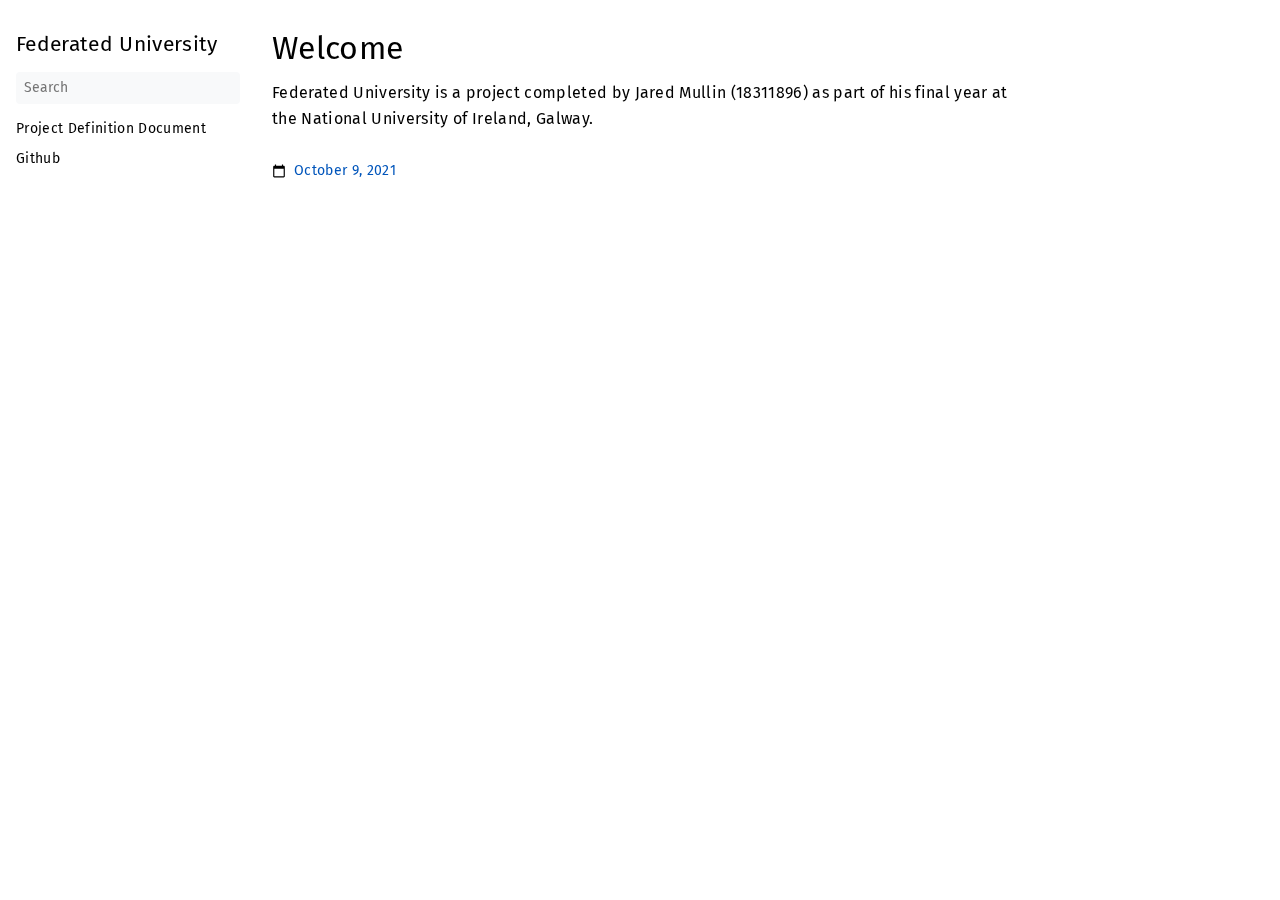
<file: index.html>
<!doctype html><html lang=en dir=ltr>
<head>
<meta name=generator content="Hugo 0.88.1">
<meta charset=utf-8>
<meta name=viewport content="width=device-width,initial-scale=1">
<meta name=description content="Welcome #  Federated University is a project completed by Jared Mullin (18311896) as part of his final year at the National University of Ireland, Galway.">
<meta name=theme-color content="#FFFFFF">
<meta name=color-scheme content="light dark"><meta property="og:title" content="Introduction">
<meta property="og:description" content>
<meta property="og:type" content="website">
<meta property="og:url" content="https://federateduniversity.lophi.dev/">
<title>Introduction | Federated University</title>
<link rel=manifest href=/manifest.json>
<link rel=icon href=/favicon.png type=image/x-icon>
<link rel=stylesheet href=/book.min.ebac6c7f4d434960f18d02bb7c91c2db9be6b80225eea96c96f4cc9229e5f3da.css integrity="sha256-66xsf01DSWDxjQK7fJHC25vmuAIl7qlslvTMkinl89o=" crossorigin=anonymous>
<script defer src=/flexsearch.min.js></script>
<script defer src=/en.search.min.124fb1a19b3b7936e82e9ffdfb605d1c176e5103092a6c847993d4501a7a4c6e.js integrity="sha256-Ek+xoZs7eTboLp/9+2BdHBduUQMJKmyEeZPUUBp6TG4=" crossorigin=anonymous></script>
<link rel=alternate type=application/rss+xml href=https://federateduniversity.lophi.dev/index.xml title="Federated University">
</head>
<body dir=ltr>
<input type=checkbox class="hidden toggle" id=menu-control>
<input type=checkbox class="hidden toggle" id=toc-control>
<main class="container flex">
<aside class=book-menu>
<div class=book-menu-content>
<nav>
<h2 class=book-brand>
<a class="flex align-center" href=/><span>Federated University</span>
</a>
</h2>
<div class=book-search>
<input type=text id=book-search-input placeholder=Search aria-label=Search maxlength=64 data-hotkeys=s/>
<div class="book-search-spinner hidden"></div>
<ul id=book-search-results></ul>
</div>
<ul>
<li>
<a href=https://federateduniversity.lophi.dev/docs/project-definition-doc/>Project Definition Document</a>
</li>
</ul>
<ul>
<li>
<a href=https://github.com/FederatedUniversity/FederatedUniversity.github.io target=_blank rel=noopener>
Github
</a>
</li>
</ul>
</nav>
<script>(function(){var a=document.querySelector("aside .book-menu-content");addEventListener("beforeunload",function(b){localStorage.setItem("menu.scrollTop",a.scrollTop)}),a.scrollTop=localStorage.getItem("menu.scrollTop")})()</script>
</div>
</aside>
<div class=book-page>
<header class=book-header>
<div class="flex align-center justify-between">
<label for=menu-control>
<img src=/svg/menu.svg class=book-icon alt=Menu>
</label>
<strong>Introduction</strong>
<label for=toc-control>
<img src=/svg/toc.svg class=book-icon alt="Table of Contents">
</label>
</div>
<aside class="hidden clearfix">
<nav id=TableOfContents></nav>
</aside>
</header>
<article class=markdown><h1 id=welcome>
Welcome
<a class=anchor href=#welcome>#</a>
</h1>
<p>Federated University is a project completed by Jared Mullin (18311896) as part of his final year at the National University of Ireland, Galway.</p>
</article>
<footer class=book-footer>
<div class="flex flex-wrap justify-between">
<div><a class="flex align-center" href=https://github.com/FederatedUniversity/FederatedUniversity.github.io/commit/56c389ffc521822831f63f5d78dc14cdd3c2e971 title="Last modified by Jared Mullin | October 9, 2021" target=_blank rel=noopener>
<img src=/svg/calendar.svg class=book-icon alt=Calendar>
<span>October 9, 2021</span>
</a>
</div>
</div>
<script>(function(){function a(c){const a=window.getSelection(),b=document.createRange();b.selectNodeContents(c),a.removeAllRanges(),a.addRange(b)}document.querySelectorAll("pre code").forEach(b=>{b.addEventListener("click",function(c){a(b.parentElement),navigator.clipboard&&navigator.clipboard.writeText(b.parentElement.textContent)})})})()</script>
</footer>
<div class=book-comments>
</div>
<label for=menu-control class="hidden book-menu-overlay"></label>
</div>
<aside class=book-toc>
<div class=book-toc-content>
<nav id=TableOfContents></nav>
</div>
</aside>
</main>
</body>
</html>
</file>
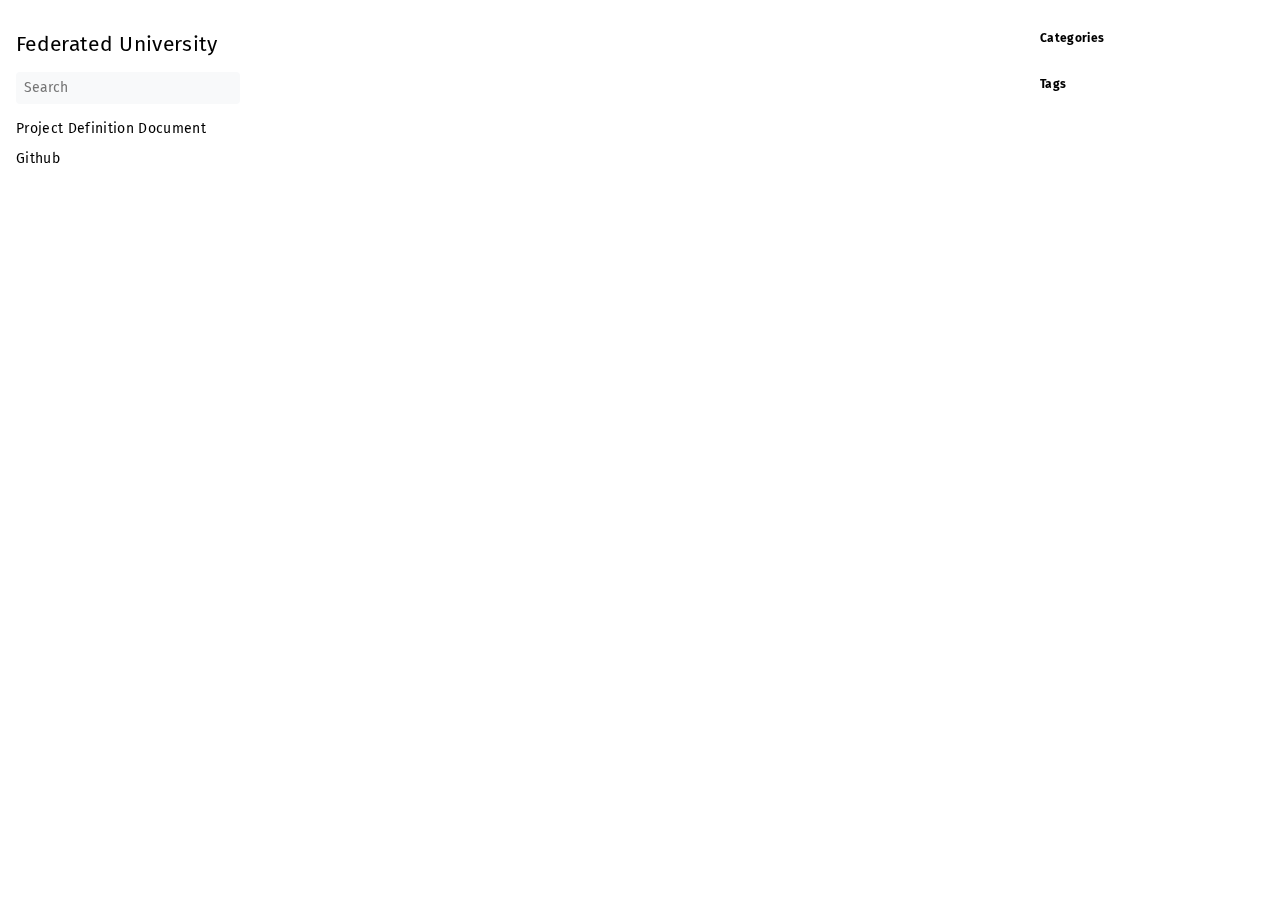
<file: categories/index.html>
<!doctype html><html lang=en dir=ltr>
<head>
<meta charset=utf-8>
<meta name=viewport content="width=device-width,initial-scale=1">
<meta name=description content>
<meta name=theme-color content="#FFFFFF">
<meta name=color-scheme content="light dark"><meta property="og:title" content="Categories">
<meta property="og:description" content>
<meta property="og:type" content="website">
<meta property="og:url" content="https://federateduniversity.lophi.dev/categories/">
<title>Categories | Federated University</title>
<link rel=manifest href=/manifest.json>
<link rel=icon href=/favicon.png type=image/x-icon>
<link rel=stylesheet href=/book.min.ebac6c7f4d434960f18d02bb7c91c2db9be6b80225eea96c96f4cc9229e5f3da.css integrity="sha256-66xsf01DSWDxjQK7fJHC25vmuAIl7qlslvTMkinl89o=" crossorigin=anonymous>
<script defer src=/flexsearch.min.js></script>
<script defer src=/en.search.min.124fb1a19b3b7936e82e9ffdfb605d1c176e5103092a6c847993d4501a7a4c6e.js integrity="sha256-Ek+xoZs7eTboLp/9+2BdHBduUQMJKmyEeZPUUBp6TG4=" crossorigin=anonymous></script>
<link rel=alternate type=application/rss+xml href=https://federateduniversity.lophi.dev/categories/index.xml title="Federated University">
</head>
<body dir=ltr>
<input type=checkbox class="hidden toggle" id=menu-control>
<input type=checkbox class="hidden toggle" id=toc-control>
<main class="container flex">
<aside class=book-menu>
<div class=book-menu-content>
<nav>
<h2 class=book-brand>
<a class="flex align-center" href=/><span>Federated University</span>
</a>
</h2>
<div class=book-search>
<input type=text id=book-search-input placeholder=Search aria-label=Search maxlength=64 data-hotkeys=s/>
<div class="book-search-spinner hidden"></div>
<ul id=book-search-results></ul>
</div>
<ul>
<li>
<a href=https://federateduniversity.lophi.dev/docs/project-definition-doc/>Project Definition Document</a>
</li>
</ul>
<ul>
<li>
<a href=https://github.com/FederatedUniversity/FederatedUniversity.github.io target=_blank rel=noopener>
Github
</a>
</li>
</ul>
</nav>
<script>(function(){var a=document.querySelector("aside .book-menu-content");addEventListener("beforeunload",function(b){localStorage.setItem("menu.scrollTop",a.scrollTop)}),a.scrollTop=localStorage.getItem("menu.scrollTop")})()</script>
</div>
</aside>
<div class=book-page>
<header class=book-header>
<div class="flex align-center justify-between">
<label for=menu-control>
<img src=/svg/menu.svg class=book-icon alt=Menu>
</label>
<strong>Categories</strong>
<label for=toc-control>
<img src=/svg/toc.svg class=book-icon alt="Table of Contents">
</label>
</div>
<aside class="hidden clearfix">
<nav>
<ul>
<li class=book-section-flat>
<strong>Categories</strong>
<ul>
</ul>
</li>
<li class=book-section-flat>
<strong>Tags</strong>
<ul>
</ul>
</li>
</ul>
</nav>
</aside>
</header>
<footer class=book-footer>
<div class="flex flex-wrap justify-between">
</div>
<script>(function(){function a(c){const a=window.getSelection(),b=document.createRange();b.selectNodeContents(c),a.removeAllRanges(),a.addRange(b)}document.querySelectorAll("pre code").forEach(b=>{b.addEventListener("click",function(c){a(b.parentElement),navigator.clipboard&&navigator.clipboard.writeText(b.parentElement.textContent)})})})()</script>
</footer>
<label for=menu-control class="hidden book-menu-overlay"></label>
</div>
<aside class=book-toc>
<div class=book-toc-content>
<nav>
<ul>
<li class=book-section-flat>
<strong>Categories</strong>
<ul>
</ul>
</li>
<li class=book-section-flat>
<strong>Tags</strong>
<ul>
</ul>
</li>
</ul>
</nav>
</div>
</aside>
</main>
</body>
</html>
</file>
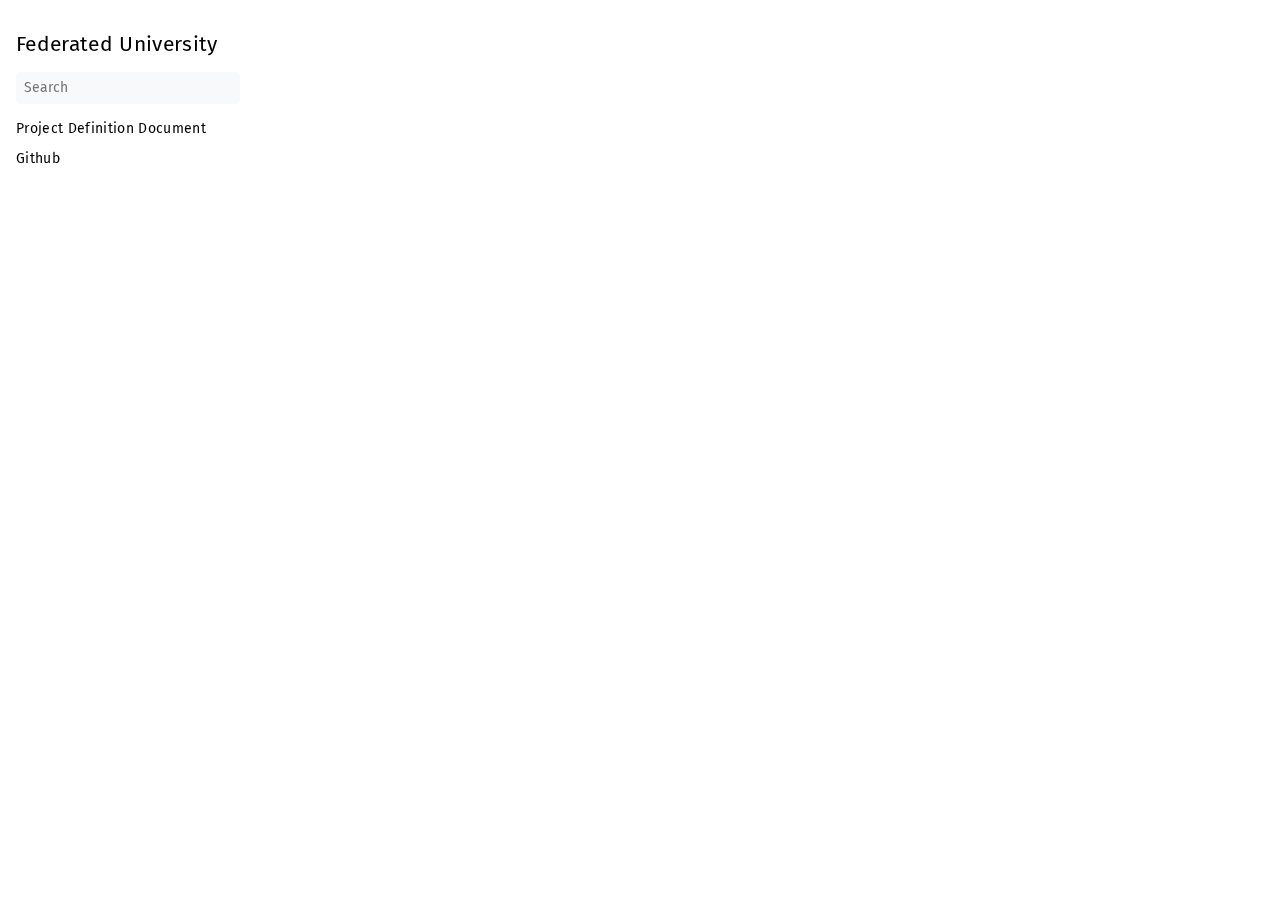
<file: docs/index.html>
<!doctype html><html lang=en dir=ltr>
<head>
<meta charset=utf-8>
<meta name=viewport content="width=device-width,initial-scale=1">
<meta name=description content>
<meta name=theme-color content="#FFFFFF">
<meta name=color-scheme content="light dark"><meta property="og:title" content="Docs">
<meta property="og:description" content>
<meta property="og:type" content="website">
<meta property="og:url" content="https://federateduniversity.lophi.dev/docs/">
<title>Docs | Federated University</title>
<link rel=manifest href=/manifest.json>
<link rel=icon href=/favicon.png type=image/x-icon>
<link rel=stylesheet href=/book.min.ebac6c7f4d434960f18d02bb7c91c2db9be6b80225eea96c96f4cc9229e5f3da.css integrity="sha256-66xsf01DSWDxjQK7fJHC25vmuAIl7qlslvTMkinl89o=" crossorigin=anonymous>
<script defer src=/flexsearch.min.js></script>
<script defer src=/en.search.min.124fb1a19b3b7936e82e9ffdfb605d1c176e5103092a6c847993d4501a7a4c6e.js integrity="sha256-Ek+xoZs7eTboLp/9+2BdHBduUQMJKmyEeZPUUBp6TG4=" crossorigin=anonymous></script>
<link rel=alternate type=application/rss+xml href=https://federateduniversity.lophi.dev/docs/index.xml title="Federated University">
</head>
<body dir=ltr>
<input type=checkbox class="hidden toggle" id=menu-control>
<input type=checkbox class="hidden toggle" id=toc-control>
<main class="container flex">
<aside class=book-menu>
<div class=book-menu-content>
<nav>
<h2 class=book-brand>
<a class="flex align-center" href=/><span>Federated University</span>
</a>
</h2>
<div class=book-search>
<input type=text id=book-search-input placeholder=Search aria-label=Search maxlength=64 data-hotkeys=s/>
<div class="book-search-spinner hidden"></div>
<ul id=book-search-results></ul>
</div>
<ul>
<li>
<a href=https://federateduniversity.lophi.dev/docs/project-definition-doc/>Project Definition Document</a>
</li>
</ul>
<ul>
<li>
<a href=https://github.com/FederatedUniversity/FederatedUniversity.github.io target=_blank rel=noopener>
Github
</a>
</li>
</ul>
</nav>
<script>(function(){var a=document.querySelector("aside .book-menu-content");addEventListener("beforeunload",function(b){localStorage.setItem("menu.scrollTop",a.scrollTop)}),a.scrollTop=localStorage.getItem("menu.scrollTop")})()</script>
</div>
</aside>
<div class=book-page>
<header class=book-header>
<div class="flex align-center justify-between">
<label for=menu-control>
<img src=/svg/menu.svg class=book-icon alt=Menu>
</label>
<strong>Docs</strong>
<label for=toc-control>
<img src=/svg/toc.svg class=book-icon alt="Table of Contents">
</label>
</div>
<aside class="hidden clearfix">
</aside>
</header>
<article class=markdown></article>
<footer class=book-footer>
<div class="flex flex-wrap justify-between">
</div>
<script>(function(){function a(c){const a=window.getSelection(),b=document.createRange();b.selectNodeContents(c),a.removeAllRanges(),a.addRange(b)}document.querySelectorAll("pre code").forEach(b=>{b.addEventListener("click",function(c){a(b.parentElement),navigator.clipboard&&navigator.clipboard.writeText(b.parentElement.textContent)})})})()</script>
</footer>
<label for=menu-control class="hidden book-menu-overlay"></label>
</div>
<aside class=book-toc>
<div class=book-toc-content>
</div>
</aside>
</main>
</body>
</html>
</file>
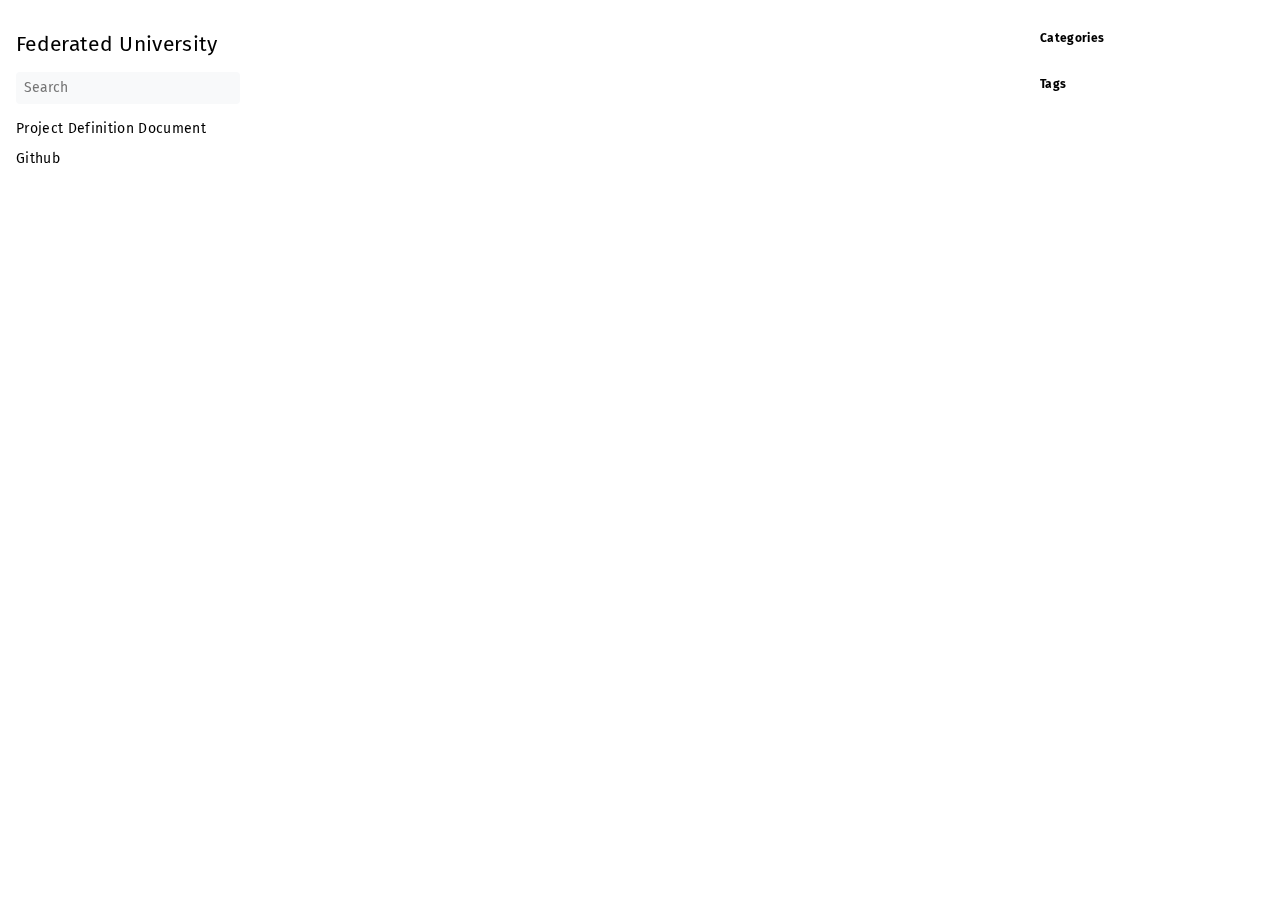
<file: tags/index.html>
<!doctype html><html lang=en dir=ltr>
<head>
<meta charset=utf-8>
<meta name=viewport content="width=device-width,initial-scale=1">
<meta name=description content>
<meta name=theme-color content="#FFFFFF">
<meta name=color-scheme content="light dark"><meta property="og:title" content="Tags">
<meta property="og:description" content>
<meta property="og:type" content="website">
<meta property="og:url" content="https://federateduniversity.lophi.dev/tags/">
<title>Tags | Federated University</title>
<link rel=manifest href=/manifest.json>
<link rel=icon href=/favicon.png type=image/x-icon>
<link rel=stylesheet href=/book.min.ebac6c7f4d434960f18d02bb7c91c2db9be6b80225eea96c96f4cc9229e5f3da.css integrity="sha256-66xsf01DSWDxjQK7fJHC25vmuAIl7qlslvTMkinl89o=" crossorigin=anonymous>
<script defer src=/flexsearch.min.js></script>
<script defer src=/en.search.min.124fb1a19b3b7936e82e9ffdfb605d1c176e5103092a6c847993d4501a7a4c6e.js integrity="sha256-Ek+xoZs7eTboLp/9+2BdHBduUQMJKmyEeZPUUBp6TG4=" crossorigin=anonymous></script>
<link rel=alternate type=application/rss+xml href=https://federateduniversity.lophi.dev/tags/index.xml title="Federated University">
</head>
<body dir=ltr>
<input type=checkbox class="hidden toggle" id=menu-control>
<input type=checkbox class="hidden toggle" id=toc-control>
<main class="container flex">
<aside class=book-menu>
<div class=book-menu-content>
<nav>
<h2 class=book-brand>
<a class="flex align-center" href=/><span>Federated University</span>
</a>
</h2>
<div class=book-search>
<input type=text id=book-search-input placeholder=Search aria-label=Search maxlength=64 data-hotkeys=s/>
<div class="book-search-spinner hidden"></div>
<ul id=book-search-results></ul>
</div>
<ul>
<li>
<a href=https://federateduniversity.lophi.dev/docs/project-definition-doc/>Project Definition Document</a>
</li>
</ul>
<ul>
<li>
<a href=https://github.com/FederatedUniversity/FederatedUniversity.github.io target=_blank rel=noopener>
Github
</a>
</li>
</ul>
</nav>
<script>(function(){var a=document.querySelector("aside .book-menu-content");addEventListener("beforeunload",function(b){localStorage.setItem("menu.scrollTop",a.scrollTop)}),a.scrollTop=localStorage.getItem("menu.scrollTop")})()</script>
</div>
</aside>
<div class=book-page>
<header class=book-header>
<div class="flex align-center justify-between">
<label for=menu-control>
<img src=/svg/menu.svg class=book-icon alt=Menu>
</label>
<strong>Tags</strong>
<label for=toc-control>
<img src=/svg/toc.svg class=book-icon alt="Table of Contents">
</label>
</div>
<aside class="hidden clearfix">
<nav>
<ul>
<li class=book-section-flat>
<strong>Categories</strong>
<ul>
</ul>
</li>
<li class=book-section-flat>
<strong>Tags</strong>
<ul>
</ul>
</li>
</ul>
</nav>
</aside>
</header>
<footer class=book-footer>
<div class="flex flex-wrap justify-between">
</div>
<script>(function(){function a(c){const a=window.getSelection(),b=document.createRange();b.selectNodeContents(c),a.removeAllRanges(),a.addRange(b)}document.querySelectorAll("pre code").forEach(b=>{b.addEventListener("click",function(c){a(b.parentElement),navigator.clipboard&&navigator.clipboard.writeText(b.parentElement.textContent)})})})()</script>
</footer>
<label for=menu-control class="hidden book-menu-overlay"></label>
</div>
<aside class=book-toc>
<div class=book-toc-content>
<nav>
<ul>
<li class=book-section-flat>
<strong>Categories</strong>
<ul>
</ul>
</li>
<li class=book-section-flat>
<strong>Tags</strong>
<ul>
</ul>
</li>
</ul>
</nav>
</div>
</aside>
</main>
</body>
</html>
</file>
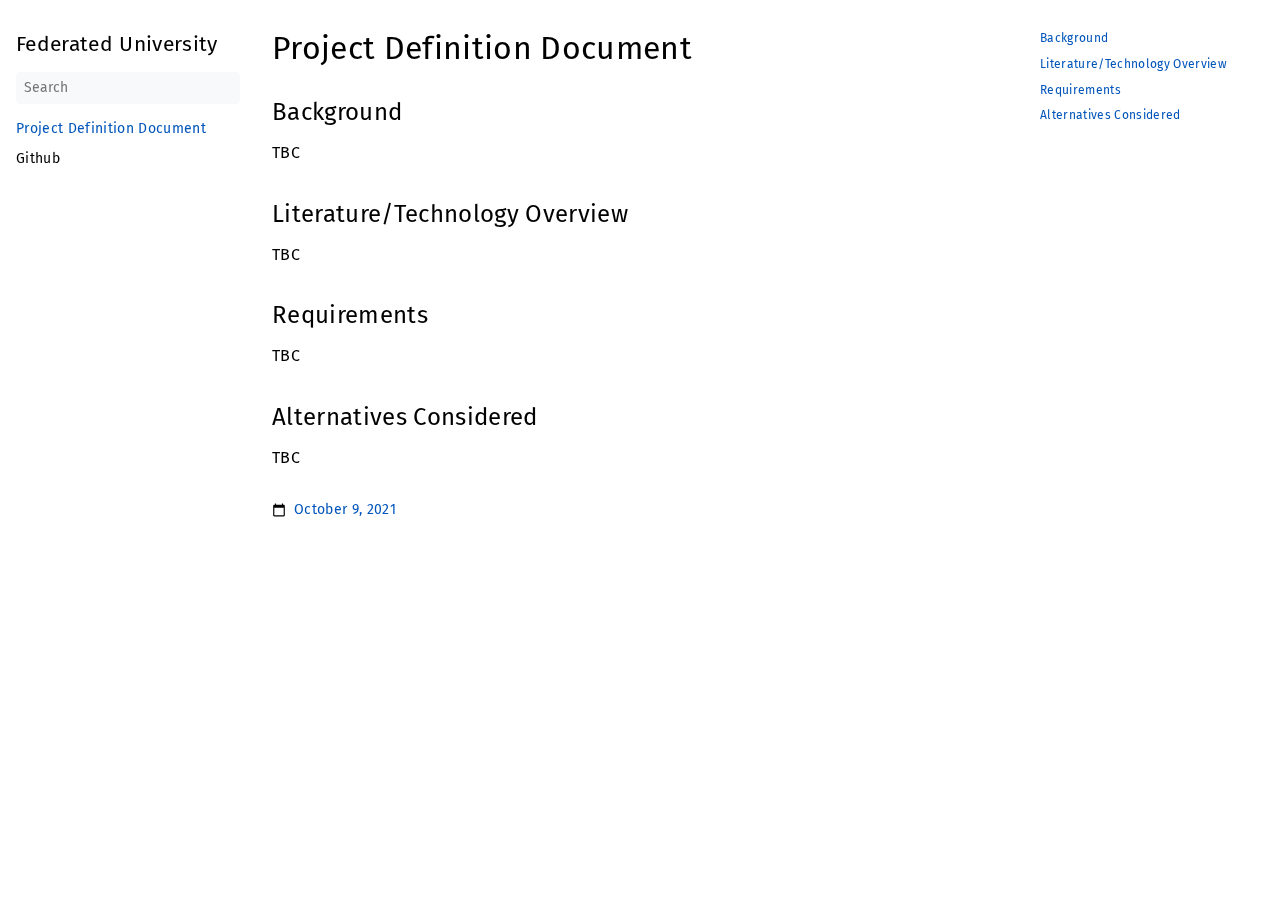
<file: docs/project-definition-doc/index.html>
<!doctype html><html lang=en dir=ltr>
<head>
<meta charset=utf-8>
<meta name=viewport content="width=device-width,initial-scale=1">
<meta name=description content="Project Definition Document #  Background #  TBC
Literature/Technology Overview #  TBC
Requirements #  TBC
Alternatives Considered #  TBC">
<meta name=theme-color content="#FFFFFF">
<meta name=color-scheme content="light dark"><meta property="og:title" content="Project Definition Document">
<meta property="og:description" content="Project Definition Document #  Background #  TBC
Literature/Technology Overview #  TBC
Requirements #  TBC
Alternatives Considered #  TBC">
<meta property="og:type" content="article">
<meta property="og:url" content="https://federateduniversity.lophi.dev/docs/project-definition-doc/"><meta property="article:section" content="docs">
<meta property="article:modified_time" content="2021-10-09T15:15:57+01:00">
<title>Project Definition Document | Federated University</title>
<link rel=manifest href=/manifest.json>
<link rel=icon href=/favicon.png type=image/x-icon>
<link rel=stylesheet href=/book.min.ebac6c7f4d434960f18d02bb7c91c2db9be6b80225eea96c96f4cc9229e5f3da.css integrity="sha256-66xsf01DSWDxjQK7fJHC25vmuAIl7qlslvTMkinl89o=" crossorigin=anonymous>
<script defer src=/flexsearch.min.js></script>
<script defer src=/en.search.min.124fb1a19b3b7936e82e9ffdfb605d1c176e5103092a6c847993d4501a7a4c6e.js integrity="sha256-Ek+xoZs7eTboLp/9+2BdHBduUQMJKmyEeZPUUBp6TG4=" crossorigin=anonymous></script>
</head>
<body dir=ltr>
<input type=checkbox class="hidden toggle" id=menu-control>
<input type=checkbox class="hidden toggle" id=toc-control>
<main class="container flex">
<aside class=book-menu>
<div class=book-menu-content>
<nav>
<h2 class=book-brand>
<a class="flex align-center" href=/><span>Federated University</span>
</a>
</h2>
<div class=book-search>
<input type=text id=book-search-input placeholder=Search aria-label=Search maxlength=64 data-hotkeys=s/>
<div class="book-search-spinner hidden"></div>
<ul id=book-search-results></ul>
</div>
<ul>
<li>
<a href=https://federateduniversity.lophi.dev/docs/project-definition-doc/ class=active>Project Definition Document</a>
</li>
</ul>
<ul>
<li>
<a href=https://github.com/FederatedUniversity/FederatedUniversity.github.io target=_blank rel=noopener>
Github
</a>
</li>
</ul>
</nav>
<script>(function(){var a=document.querySelector("aside .book-menu-content");addEventListener("beforeunload",function(b){localStorage.setItem("menu.scrollTop",a.scrollTop)}),a.scrollTop=localStorage.getItem("menu.scrollTop")})()</script>
</div>
</aside>
<div class=book-page>
<header class=book-header>
<div class="flex align-center justify-between">
<label for=menu-control>
<img src=/svg/menu.svg class=book-icon alt=Menu>
</label>
<strong>Project Definition Document</strong>
<label for=toc-control>
<img src=/svg/toc.svg class=book-icon alt="Table of Contents">
</label>
</div>
<aside class="hidden clearfix">
<nav id=TableOfContents>
<ul>
<li><a href=#background>Background</a></li>
<li><a href=#literaturetechnology-overview>Literature/Technology Overview</a></li>
<li><a href=#requirements>Requirements</a></li>
<li><a href=#alternatives-considered>Alternatives Considered</a></li>
</ul>
</nav>
</aside>
</header>
<article class=markdown><h1 id=project-definition-document>
Project Definition Document
<a class=anchor href=#project-definition-document>#</a>
</h1>
<h2 id=background>
Background
<a class=anchor href=#background>#</a>
</h2>
<p>TBC</p>
<h2 id=literaturetechnology-overview>
Literature/Technology Overview
<a class=anchor href=#literaturetechnology-overview>#</a>
</h2>
<p>TBC</p>
<h2 id=requirements>
Requirements
<a class=anchor href=#requirements>#</a>
</h2>
<p>TBC</p>
<h2 id=alternatives-considered>
Alternatives Considered
<a class=anchor href=#alternatives-considered>#</a>
</h2>
<p>TBC</p>
</article>
<footer class=book-footer>
<div class="flex flex-wrap justify-between">
<div><a class="flex align-center" href=https://github.com/FederatedUniversity/FederatedUniversity.github.io/commit/56c389ffc521822831f63f5d78dc14cdd3c2e971 title="Last modified by Jared Mullin | October 9, 2021" target=_blank rel=noopener>
<img src=/svg/calendar.svg class=book-icon alt=Calendar>
<span>October 9, 2021</span>
</a>
</div>
</div>
<script>(function(){function a(c){const a=window.getSelection(),b=document.createRange();b.selectNodeContents(c),a.removeAllRanges(),a.addRange(b)}document.querySelectorAll("pre code").forEach(b=>{b.addEventListener("click",function(c){a(b.parentElement),navigator.clipboard&&navigator.clipboard.writeText(b.parentElement.textContent)})})})()</script>
</footer>
<div class=book-comments>
</div>
<label for=menu-control class="hidden book-menu-overlay"></label>
</div>
<aside class=book-toc>
<div class=book-toc-content>
<nav id=TableOfContents>
<ul>
<li><a href=#background>Background</a></li>
<li><a href=#literaturetechnology-overview>Literature/Technology Overview</a></li>
<li><a href=#requirements>Requirements</a></li>
<li><a href=#alternatives-considered>Alternatives Considered</a></li>
</ul>
</nav>
</div>
</aside>
</main>
</body>
</html>
</file>
